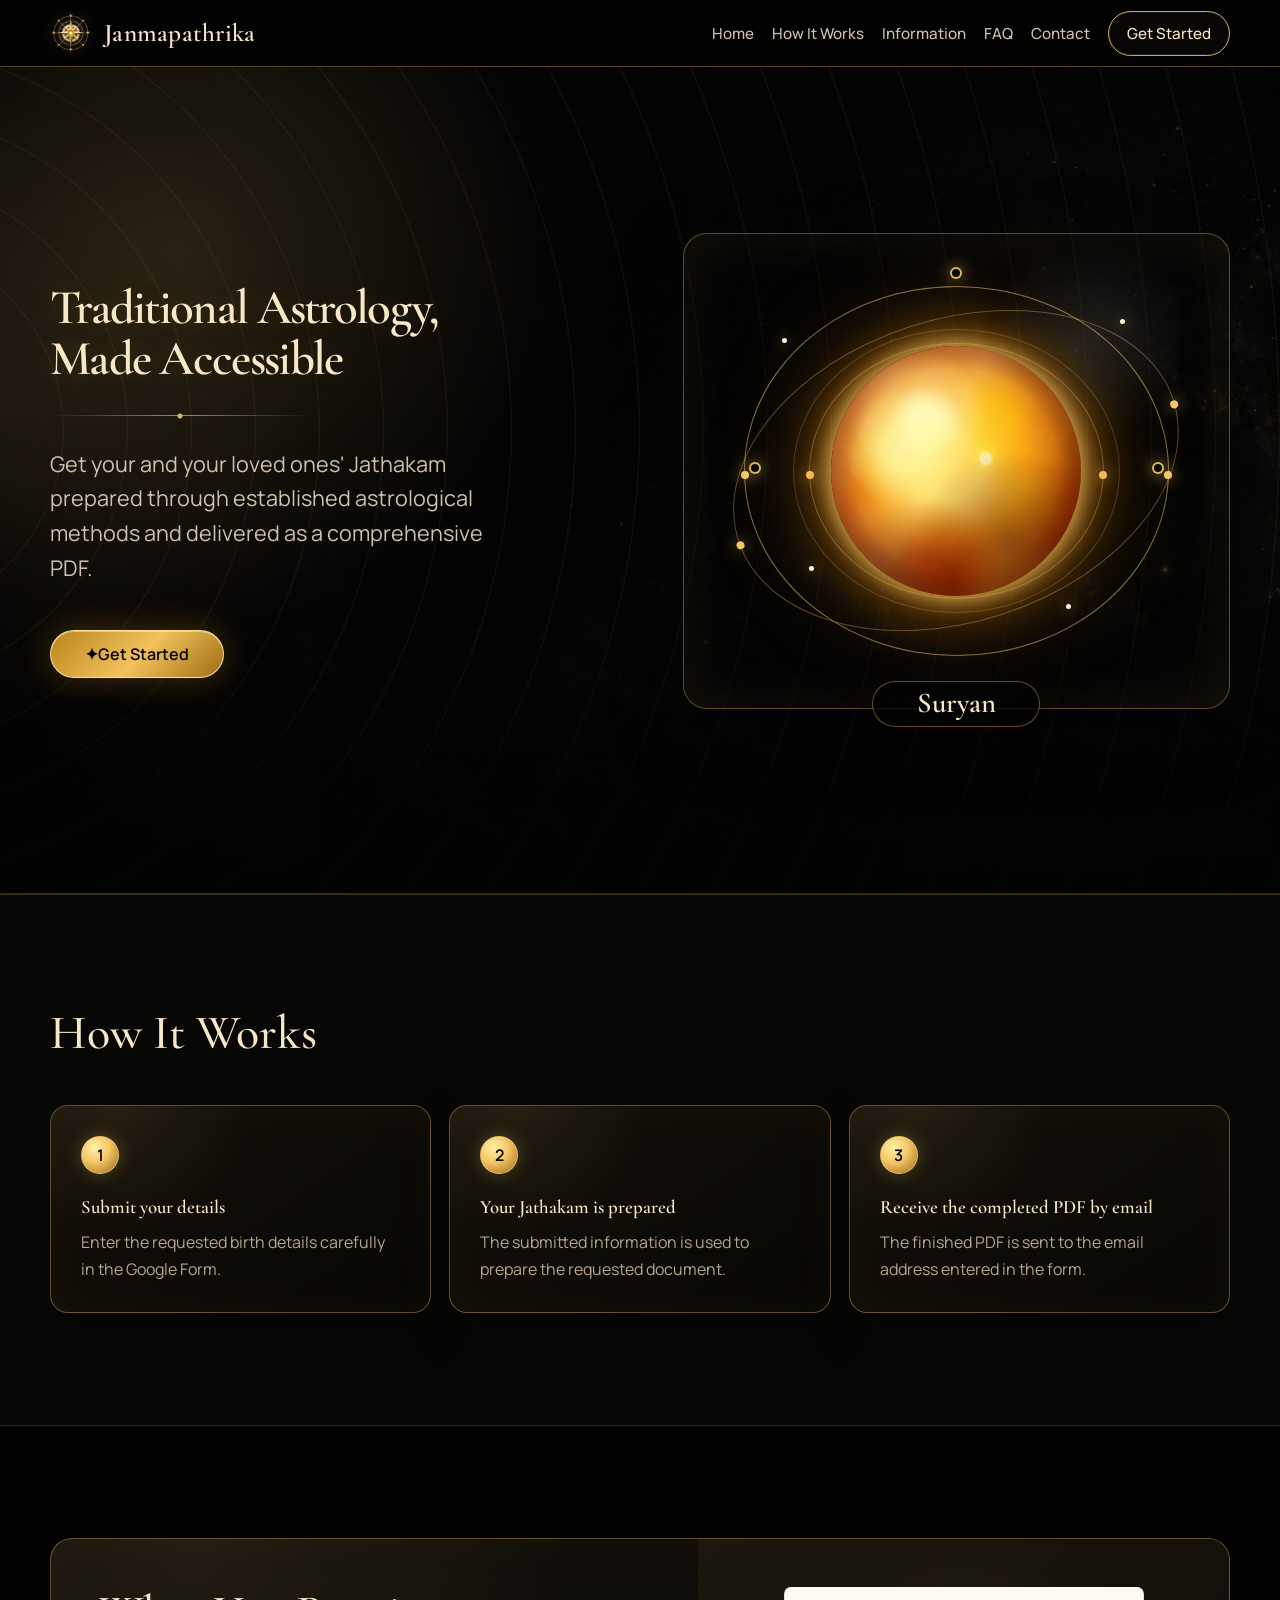
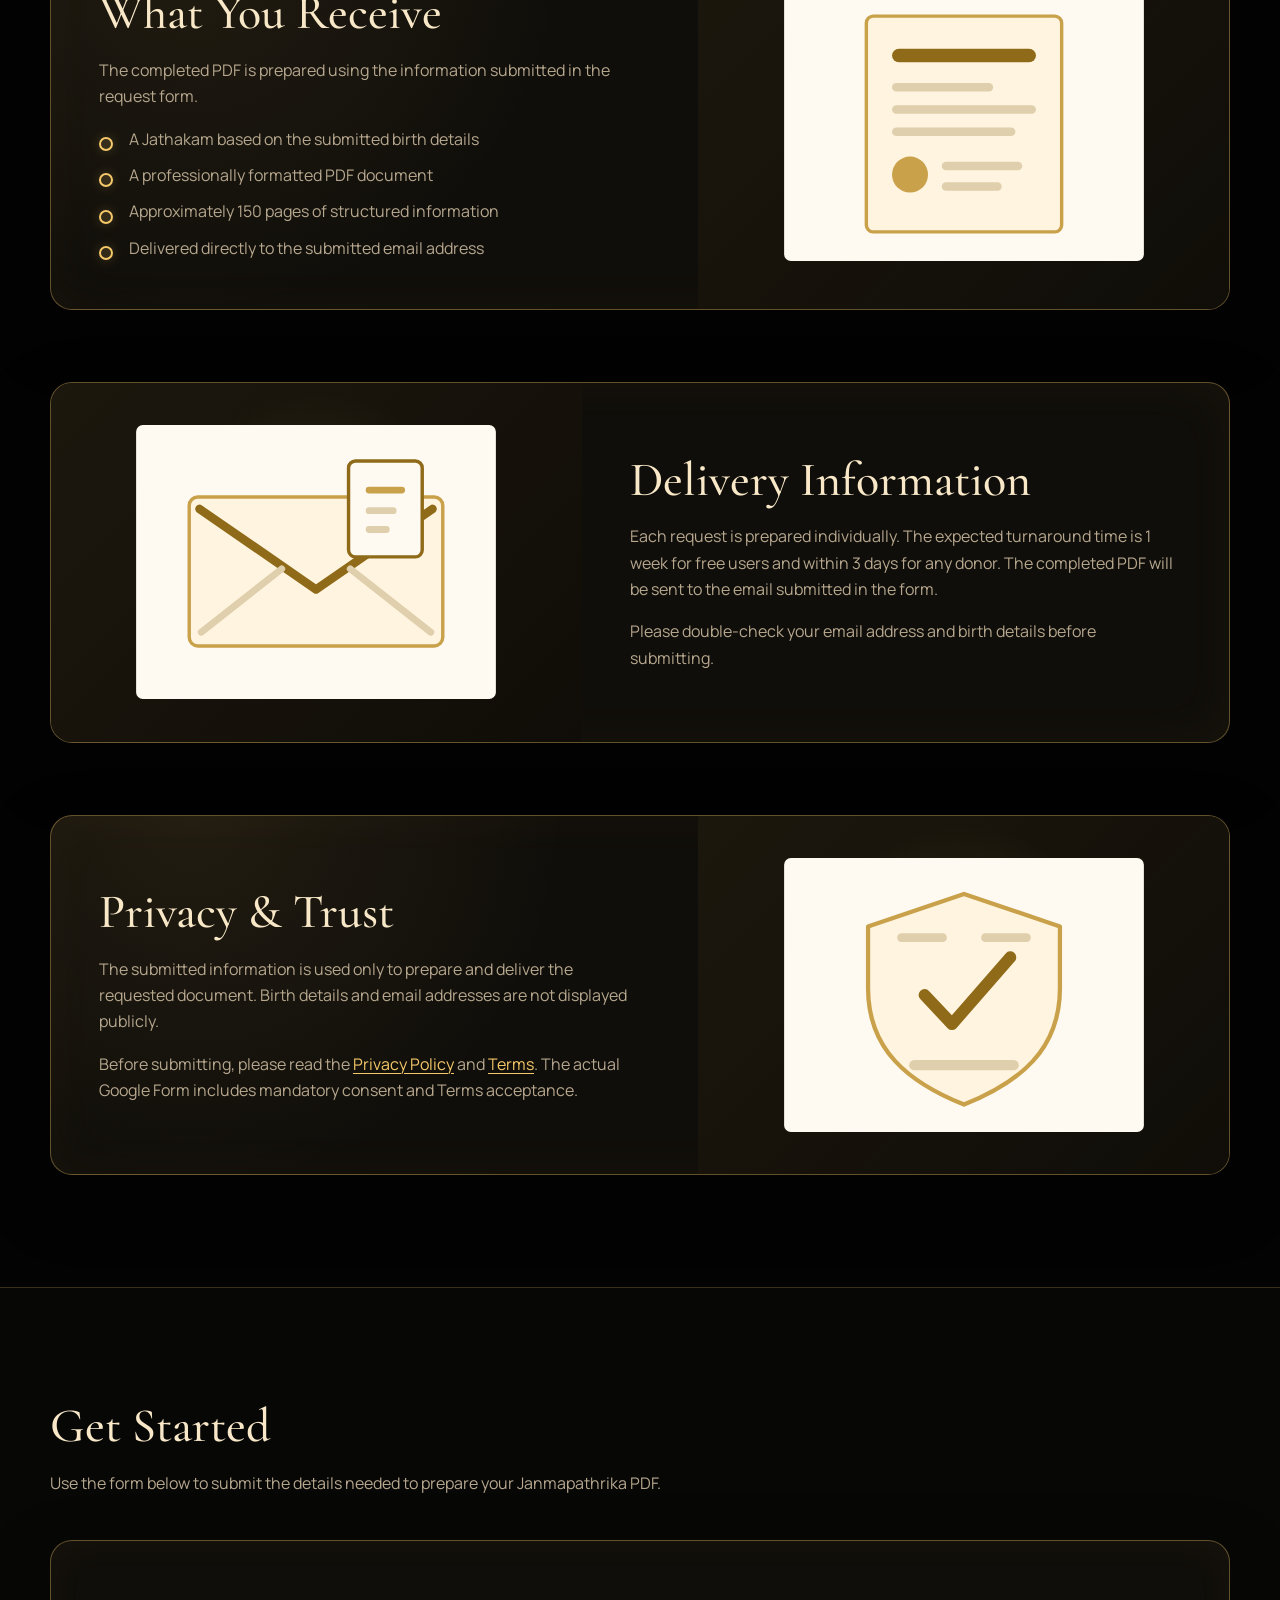
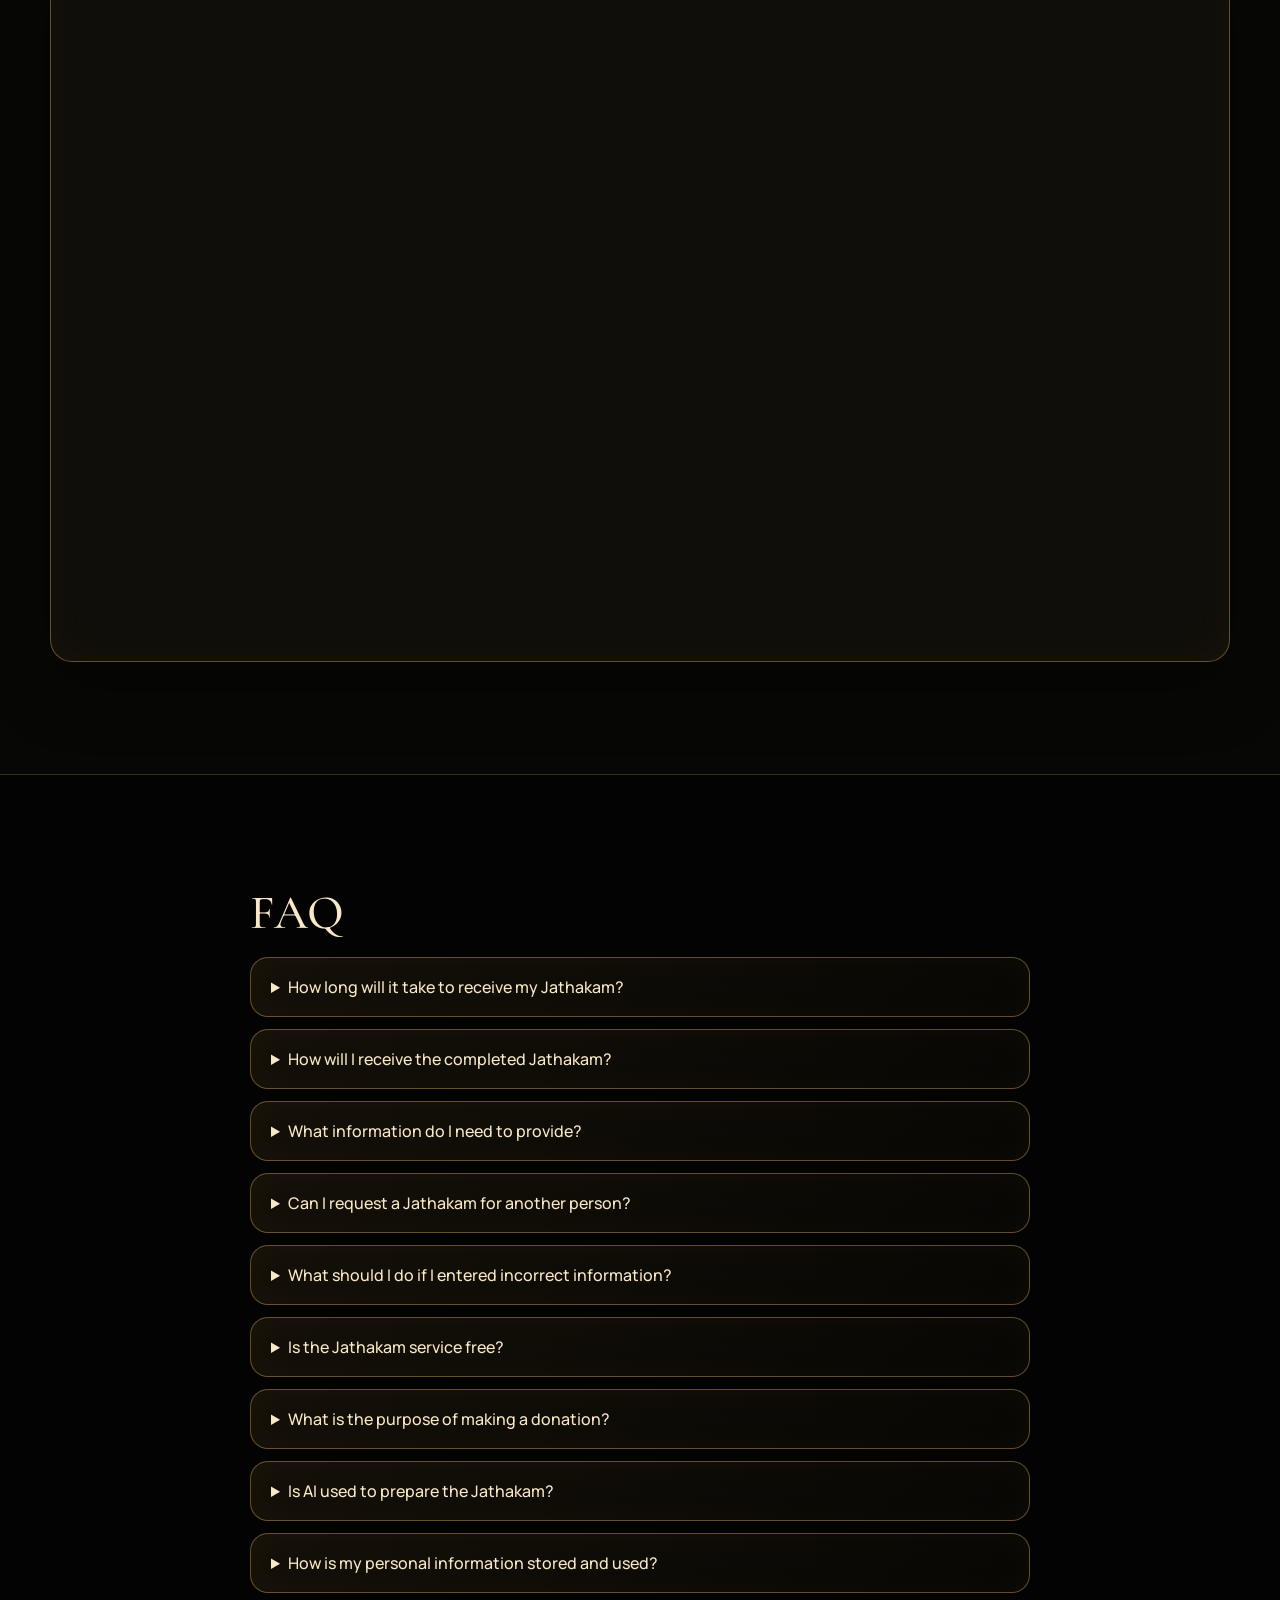
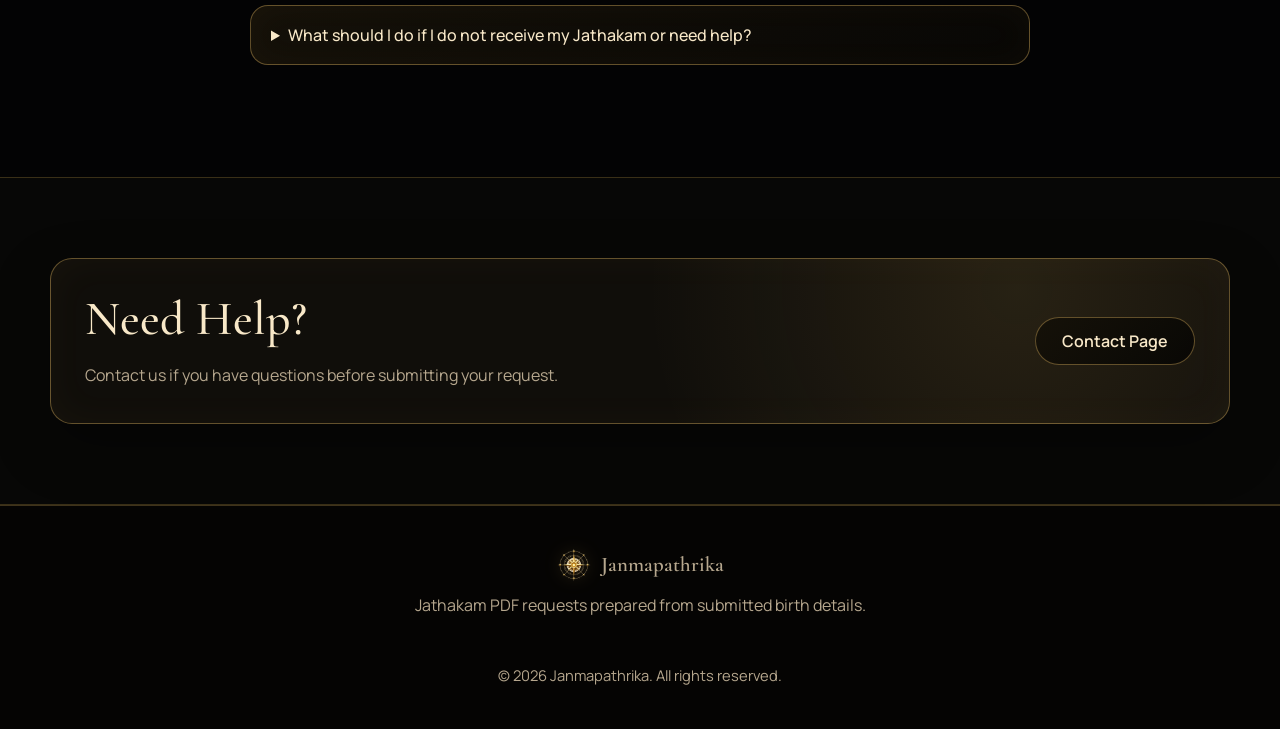
<file: index.html>
<!DOCTYPE html>
<html lang="en">
<head>
  <meta charset="UTF-8">
  <meta name="viewport" content="width=device-width, initial-scale=1.0">
  <title>Janmapathrika | Jathakam PDF</title>
  <meta name="description" content="Submit birth details and receive a Janmapathrika Jathakam PDF by email.">
  <link rel="canonical" href="https://janmapathrika-admin.github.io/janmapathrika/">
  <meta property="og:title" content="Janmapathrika | Jathakam PDF">
  <meta property="og:description" content="Submit birth details and receive a professionally formatted Jathakam PDF by email.">
  <meta property="og:image" content="https://janmapathrika-admin.github.io/janmapathrika/assets/social-preview.png">
  <meta name="theme-color" content="#fbf4e8">
  <link rel="icon" href="assets/favicon.svg" type="image/svg+xml">
  <link rel="stylesheet" href="styles.css?v=brand-size-1">
  <script src="script.js?v=brand-size-1" defer></script>
</head>
<body>
  <header class="site-header">
    <div class="container site-header__inner">
      <a class="brand" href="#home" aria-label="Janmapathrika home">
        <picture class="brand__logo">
          <source media="(min-width: 1024px)" srcset="assets/images/logo-large.webp">
          <source media="(min-width: 560px)" srcset="assets/images/logo-medium.webp">
          <img class="brand__mark" src="assets/images/logo-small.webp" alt="">
        </picture>
        <span class="brand__name">Janmapathrika</span>
      </a>
      <nav class="site-nav" aria-label="Primary navigation">
        <button class="nav-toggle" type="button" aria-expanded="false" aria-controls="primary-menu" aria-label="Open navigation" hidden>
          <span class="nav-toggle__bar"></span>
          <span class="nav-toggle__bar"></span>
          <span class="nav-toggle__bar"></span>
        </button>
        <ul class="nav-list" id="primary-menu">
          <li><a href="#home">Home</a></li>
          <li><a href="#how-it-works">How It Works</a></li>
          <li><a href="#information">Information</a></li>
          <li><a href="#faq">FAQ</a></li>
          <li><a href="#contact">Contact</a></li>
          <li><a class="nav-list__cta" href="#get-started">Get Started</a></li>
        </ul>
      </nav>
    </div>
  </header>

  <main id="home">
    <section class="hero section" aria-labelledby="hero-title">
      <div class="container hero__content">
        <div class="hero__copy">
          <h1 id="hero-title"><span>Traditional Astrology,</span><span>Made Accessible</span></h1>
          <span class="hero__divider" aria-hidden="true"></span>
          <p>Get your and your loved ones' Jathakam prepared through established astrological methods and delivered as a comprehensive PDF.</p>
          <a class="button button--hero" href="#get-started"><span aria-hidden="true">✦</span> Get Started</a>
        </div>
        <div class="hero__media">
          <div class="hero__visual" aria-hidden="true">
            <div class="celestial-card">
              <div class="orbit orbit--outer"></div>
              <div class="orbit orbit--middle"></div>
              <div class="orbit orbit--inner"></div>
              <div class="orbit orbit--tilt"></div>
              <div class="orbit-node orbit-node--top"></div>
              <div class="orbit-node orbit-node--left"></div>
              <div class="orbit-node orbit-node--right"></div>
              <div class="sun">
                <span class="sun__surface"></span>
              </div>
              <span class="star star--one"></span>
              <span class="star star--two"></span>
              <span class="star star--three"></span>
              <span class="star star--four"></span>
            </div>
            <p class="hero__planet-name">Suryan</p>
          </div>
        </div>
      </div>
    </section>

    <section class="section section--soft" id="how-it-works" aria-labelledby="how-title">
      <div class="container">
        <div class="section__header">
          <h2 id="how-title">How It Works</h2>
        </div>
        <div class="steps-grid">
          <article class="card step-card">
            <span class="step-card__number">1</span>
            <h3>Submit your details</h3>
            <p>Enter the requested birth details carefully in the Google Form.</p>
          </article>
          <article class="card step-card">
            <span class="step-card__number">2</span>
            <h3>Your Jathakam is prepared</h3>
            <p>The submitted information is used to prepare the requested document.</p>
          </article>
          <article class="card step-card">
            <span class="step-card__number">3</span>
            <h3>Receive the completed PDF by email</h3>
            <p>The finished PDF is sent to the email address entered in the form.</p>
          </article>
        </div>
      </div>
    </section>

    <section class="section information-section" id="information" aria-label="Request information">
      <div class="container">
        <div class="info-stack">
          <article class="info-row" id="what-you-receive" aria-labelledby="receive-title">
            <div class="info-row__content">
              <h2 id="receive-title">What You Receive</h2>
              <p>The completed PDF is prepared using the information submitted in the request form.</p>
              <ul class="feature-list">
                <li>A Jathakam based on the submitted birth details</li>
                <li>A professionally formatted PDF document</li>
                <li>Approximately 150 pages of structured information</li>
                <li>Delivered directly to the submitted email address</li>
              </ul>
            </div>
            <div class="info-row__image">
              <img src="assets/info-receive-placeholder.svg" alt="Decorative placeholder for the completed PDF document">
            </div>
          </article>

          <article class="info-row info-row--reverse" id="delivery" aria-labelledby="delivery-title">
            <div class="info-row__content">
              <h2 id="delivery-title">Delivery Information</h2>
              <p>Each request is prepared individually. The expected turnaround time is 1 week for free users and within 3 days for any donor. The completed PDF will be sent to the email submitted in the form.</p>
              <p>Please double-check your email address and birth details before submitting.</p>
            </div>
            <div class="info-row__image">
              <img src="assets/info-delivery-placeholder.svg" alt="Decorative placeholder for email PDF delivery">
            </div>
          </article>

          <article class="info-row" id="privacy-trust" aria-labelledby="trust-title">
            <div class="info-row__content">
              <h2 id="trust-title">Privacy &amp; Trust</h2>
              <p>The submitted information is used only to prepare and deliver the requested document. Birth details and email addresses are not displayed publicly.</p>
              <p>Before submitting, please read the <a href="privacy.html">Privacy Policy</a> and <a href="terms.html">Terms</a>. The actual Google Form includes mandatory consent and Terms acceptance.</p>
            </div>
            <div class="info-row__image">
              <img src="assets/info-trust-placeholder.svg" alt="Decorative placeholder for privacy and trust">
            </div>
          </article>
        </div>
      </div>
    </section>

    <section class="section section--soft" id="get-started" aria-labelledby="form-title">
      <div class="container">
        <div class="section__header">
          <h2 id="form-title">Get Started</h2>
          <p>Use the form below to submit the details needed to prepare your Janmapathrika PDF.</p>
        </div>
        <div class="form-frame">
          <iframe src="https://docs.google.com/forms/d/e/1FAIpQLSe32CUSxTKba-AeNKogcLCoHS7TjmKV1UK9F7KSbIQhHhz9Wg/viewform?embedded=true" title="Janmapathrika request form" loading="lazy">Loading...</iframe>
        </div>
      </div>
    </section>

    <section class="section" id="faq" aria-labelledby="faq-title">
      <div class="container narrow">
        <h2 id="faq-title">FAQ</h2>
        <div class="faq-list">
          <details>
            <summary>How long will it take to receive my Jathakam?</summary>
            <p>We aim to deliver the completed Jathakam within 7 working days. Requests from donors are prioritised, and we aim to deliver them within 3 working days.</p>
            <p>These timeframes are estimates rather than guaranteed delivery dates. Occasionally, high request volumes or the need to clarify submitted information may cause delays.</p>
          </details>
          <details>
            <summary>How will I receive the completed Jathakam?</summary>
            <p>Your completed Jathakam will be sent as a PDF attachment to the email address provided in the form.</p>
            <p>Please check that your email address is entered correctly before submitting the form. We also recommend checking your spam or junk folder if you do not see the email in your inbox.</p>
          </details>
          <details>
            <summary>What information do I need to provide?</summary>
            <p>To prepare the Jathakam, we require the following details about the person for whom it is being created:</p>
            <ul>
              <li>Full name</li>
              <li>Date of birth</li>
              <li>Exact time of birth</li>
              <li>Place of birth</li>
            </ul>
            <p>We will also require the requester's name, email address, and consent to use the submitted information for preparing and delivering the Jathakam.</p>
          </details>
          <details>
            <summary>Can I request a Jathakam for another person?</summary>
            <p>Yes, provided you have that person's consent to share their information and request a Jathakam on their behalf.</p>
            <p>Users requesting the service may submit up to five Jathakam requests. This limit helps us prevent misuse and ensure that the free service remains available to genuine users. Donors may submit an unlimited number of requests.</p>
          </details>
          <details>
            <summary>What should I do if I entered incorrect information?</summary>
            <p>Please contact us through the form on our Contact page within 24 hours of submitting your request.</p>
            <p>Clearly mention the incorrect information, the correct details, and enough information for us to identify your original submission.</p>
          </details>
          <details>
            <summary>Is the Jathakam service free?</summary>
            <p>Yes. The Jathakam service is available free of charge.</p>
            <p>We also accept donations from users who wish to support the service. All donations are optional and non-refundable.</p>
          </details>
          <details>
            <summary>What is the purpose of making a donation?</summary>
            <p>Donations help us maintain and continue providing the service.</p>
            <p>Requests from donors are given priority, with an estimated delivery time of 3 working days. Donors also receive priority support for questions or issues and may submit an unlimited number of Jathakam requests.</p>
            <p>Please note that delivery times remain estimates and are not guaranteed.</p>
          </details>
          <details>
            <summary>Is AI used to prepare the Jathakam?</summary>
            <p>No. Artificial intelligence is not used to calculate, write, interpret, or generate any part of the Jathakam.</p>
            <p>We believe that preserving the traditional process is important to respecting the sanctity of astrology and the beliefs associated with it.</p>
          </details>
          <details>
            <summary>How is my personal information stored and used?</summary>
            <p>The information you provide is used only to prepare and deliver the requested Jathakam, communicate with you about your request, and help prevent misuse of the service.</p>
            <p>We will not use your information to send spam or unrelated marketing communications. Please read our <a href="privacy.html">Privacy Policy</a> for complete information about how your data is handled and deleted.</p>
          </details>
          <details>
            <summary>What should I do if I do not receive my Jathakam or need help?</summary>
            <p>Please contact us using the form on our Contact page.</p>
            <p>Select the most accurate reason for contacting us and provide enough information for us to understand the issue and identify the relevant submission. Before contacting us about a missing delivery, please also check your spam, junk, and promotions folders.</p>
          </details>
        </div>
      </div>
    </section>

    <section class="section section--compact section--soft" id="contact" aria-labelledby="contact-title">
      <div class="container contact-panel">
        <div>
          <h2 id="contact-title">Need Help?</h2>
          <p>Contact us if you have questions before submitting your request.</p>
        </div>
        <a class="button button--secondary" href="contact.html">Contact Page</a>
      </div>
    </section>
  </main>

  <footer class="site-footer">
    <div class="container site-footer__grid">
      <div>
        <div class="site-footer__brand">
          <picture class="site-footer__logo">
            <source media="(min-width: 1024px)" srcset="assets/images/logo-large.webp">
            <source media="(min-width: 560px)" srcset="assets/images/logo-medium.webp">
            <img src="assets/images/logo-small.webp" alt="">
          </picture>
          <p class="site-footer__name">Janmapathrika</p>
        </div>
        <p>Jathakam PDF requests prepared from submitted birth details.</p>
      </div>
      <p class="copyright">&copy; <span data-current-year>2026</span> Janmapathrika. All rights reserved.</p>
    </div>
  </footer>
</body>
</html>
</file>
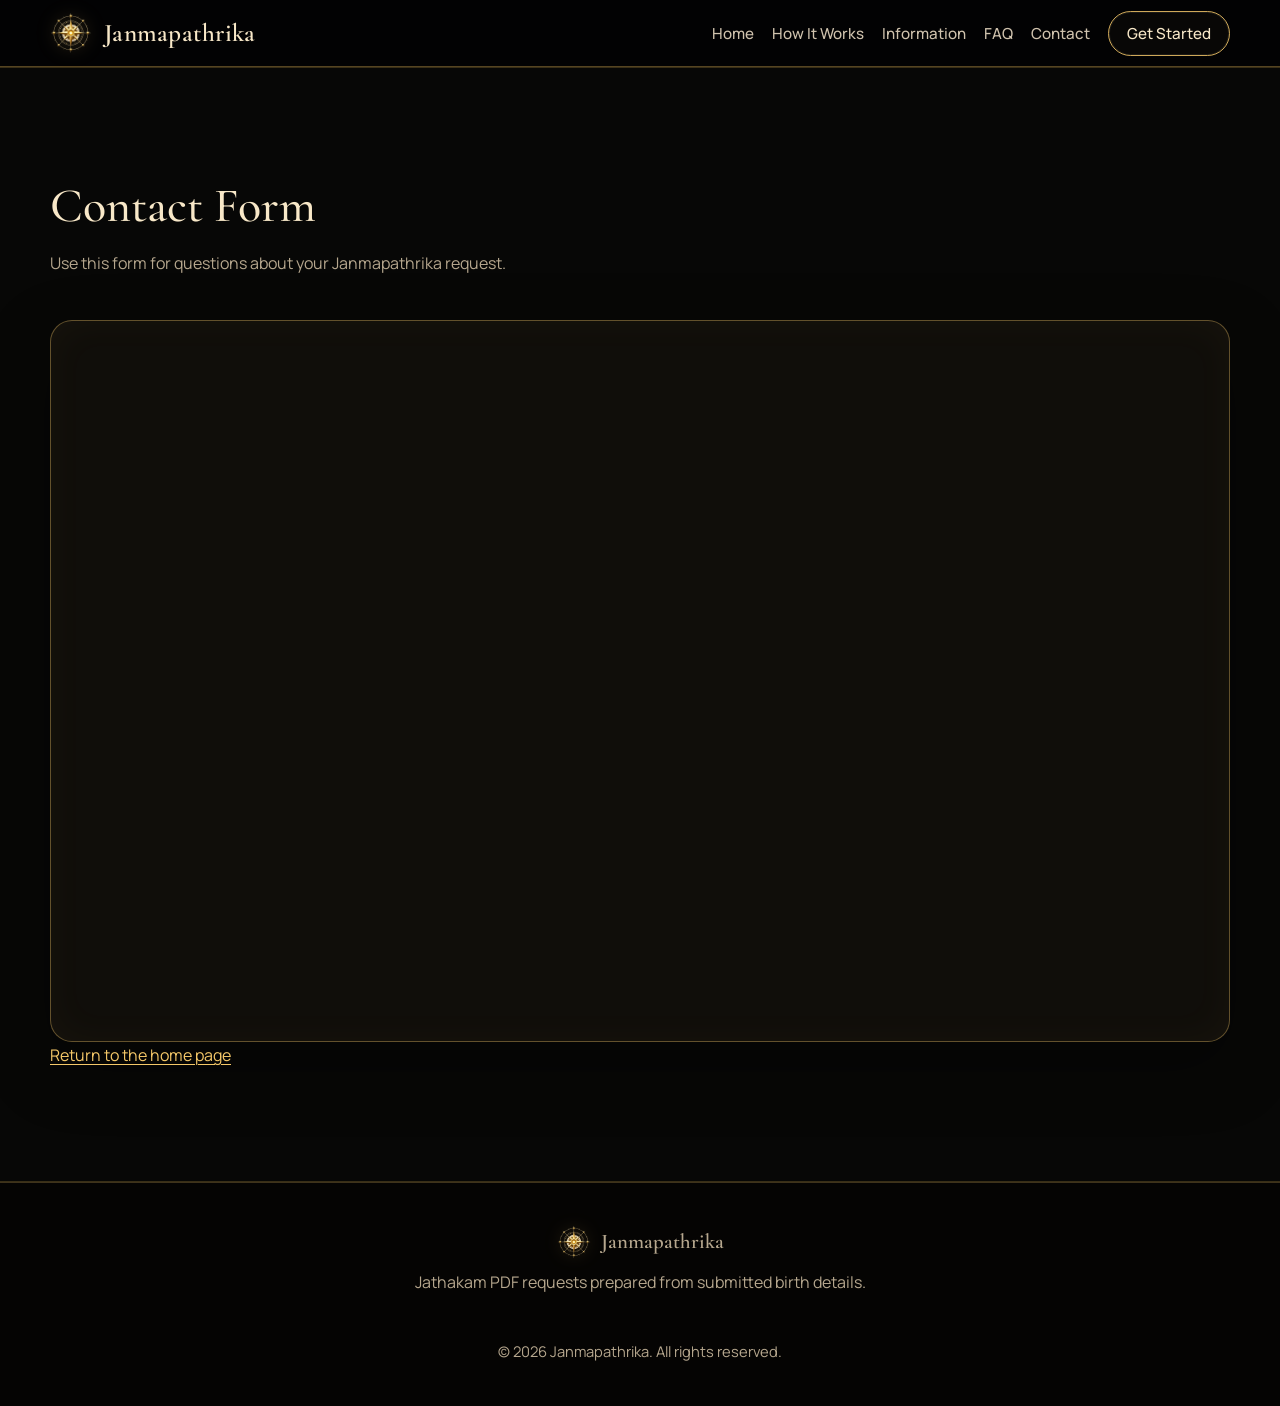
<file: contact.html>
<!DOCTYPE html>
<html lang="en">
<head>
  <meta charset="UTF-8">
  <meta name="viewport" content="width=device-width, initial-scale=1.0">
  <title>Contact | Janmapathrika</title>
  <meta name="description" content="Contact us through the public Google contact form.">
  <link rel="canonical" href="https://janmapathrika-admin.github.io/janmapathrika/contact.html">
  <meta property="og:title" content="Contact | Janmapathrika">
  <meta property="og:description" content="Contact us with questions about Jathakam PDF requests.">
  <meta property="og:image" content="https://janmapathrika-admin.github.io/janmapathrika/assets/social-preview.png">
  <meta name="theme-color" content="#fbf4e8">
  <link rel="icon" href="assets/favicon.svg" type="image/svg+xml">
  <link rel="stylesheet" href="styles.css?v=brand-size-1">
  <script src="script.js?v=brand-size-1" defer></script>
</head>
<body>
  <header class="site-header">
    <div class="container site-header__inner">
      <a class="brand" href="index.html" aria-label="Janmapathrika home">
        <picture class="brand__logo">
          <source media="(min-width: 1024px)" srcset="assets/images/logo-large.webp">
          <source media="(min-width: 560px)" srcset="assets/images/logo-medium.webp">
          <img class="brand__mark" src="assets/images/logo-small.webp" alt="">
        </picture>
        <span class="brand__name">Janmapathrika</span>
      </a>
      <nav class="site-nav" aria-label="Primary navigation">
        <button class="nav-toggle" type="button" aria-expanded="false" aria-controls="primary-menu" aria-label="Open navigation" hidden>
          <span class="nav-toggle__bar"></span>
          <span class="nav-toggle__bar"></span>
          <span class="nav-toggle__bar"></span>
        </button>
        <ul class="nav-list" id="primary-menu">
          <li><a href="index.html">Home</a></li>
          <li><a href="index.html#how-it-works">How It Works</a></li>
          <li><a href="index.html#information">Information</a></li>
          <li><a href="index.html#faq">FAQ</a></li>
          <li><a href="contact.html">Contact</a></li>
          <li><a class="nav-list__cta" href="index.html#get-started">Get Started</a></li>
        </ul>
      </nav>
    </div>
  </header>

  <main>
    <section class="section section--soft" aria-labelledby="contact-form-title">
      <div class="container">
        <div class="section__header">
          <h2 id="contact-form-title">Contact Form</h2>
          <p>Use this form for questions about your Janmapathrika request.</p>
        </div>
        <div class="form-frame">
          <iframe src="https://docs.google.com/forms/d/e/1FAIpQLScyejdN6sJvOE3LLJZjfsUW-mpk0yj7Adk0o0wQpZk7F5tPeQ/viewform?embedded=true" title="Janmapathrika contact form" loading="lazy">Loading...</iframe>
        </div>
        <p><a href="index.html">Return to the home page</a></p>
      </div>
    </section>
  </main>

  <footer class="site-footer">
    <div class="container site-footer__grid">
      <div>
        <div class="site-footer__brand">
          <picture class="site-footer__logo">
            <source media="(min-width: 1024px)" srcset="assets/images/logo-large.webp">
            <source media="(min-width: 560px)" srcset="assets/images/logo-medium.webp">
            <img src="assets/images/logo-small.webp" alt="">
          </picture>
          <p class="site-footer__name">Janmapathrika</p>
        </div>
        <p>Jathakam PDF requests prepared from submitted birth details.</p>
      </div>
      <p class="copyright">&copy; <span data-current-year>2026</span> Janmapathrika. All rights reserved.</p>
    </div>
  </footer>
</body>
</html>
</file>
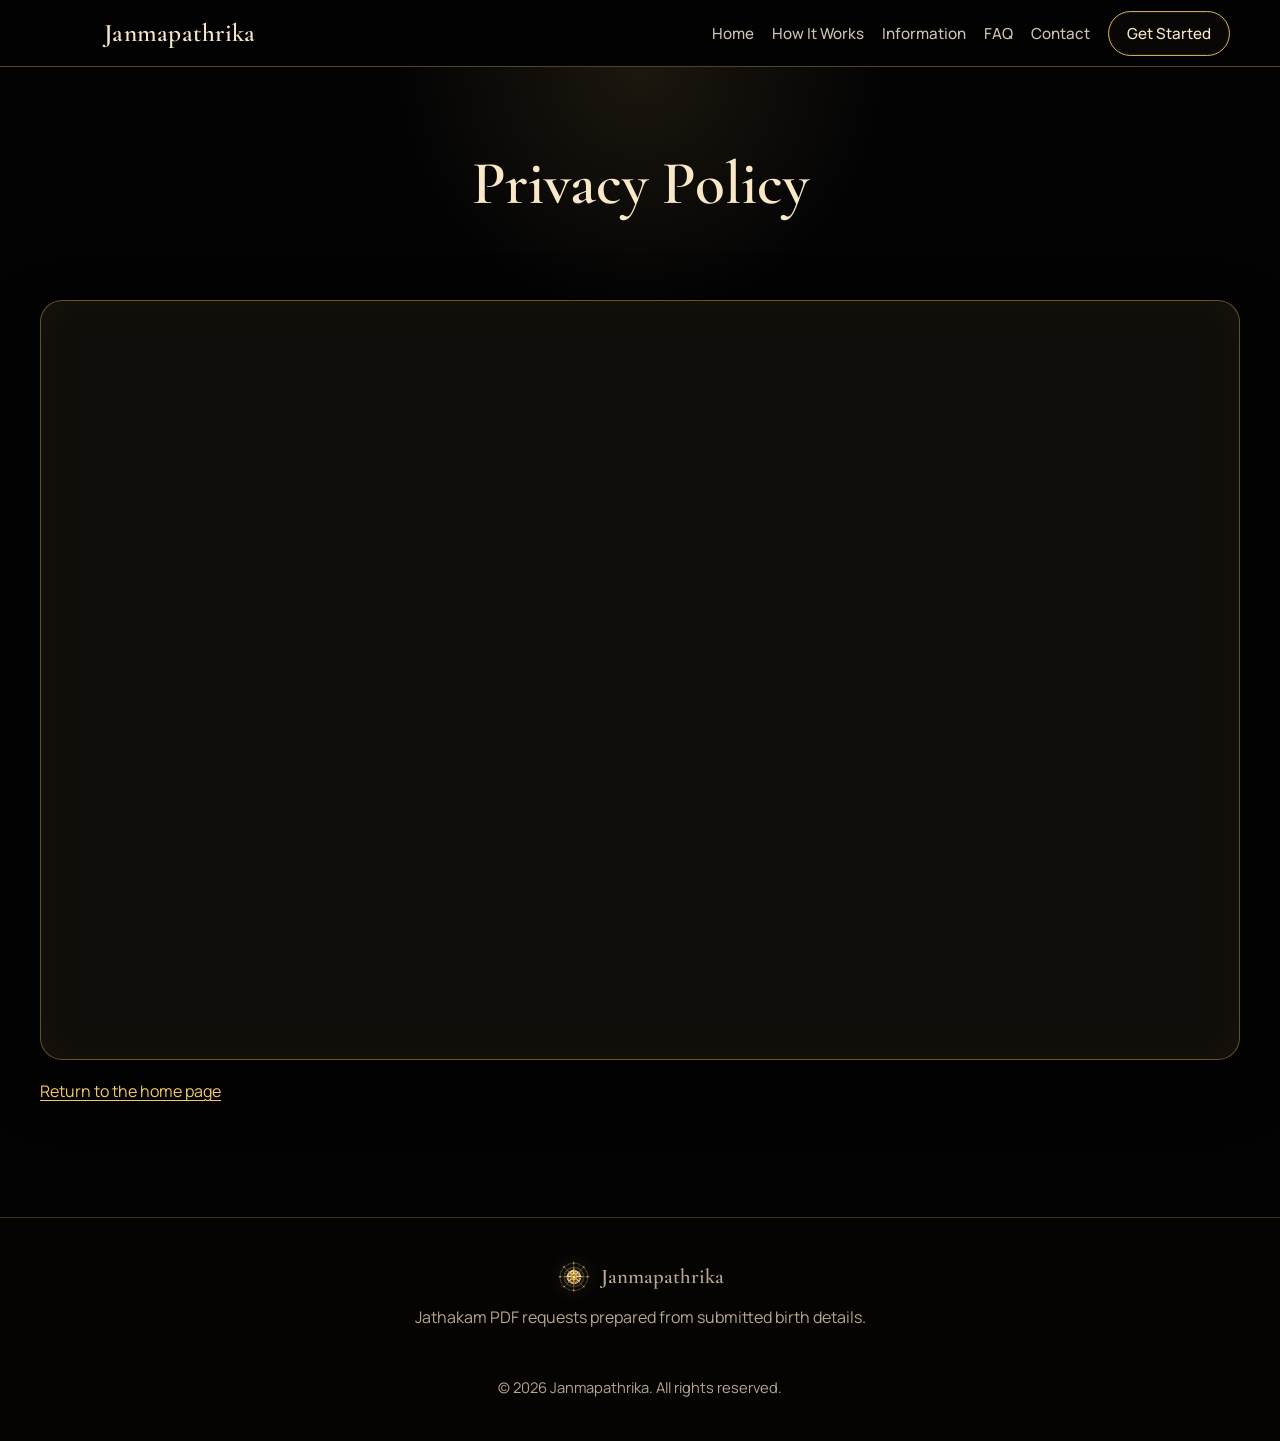
<file: privacy.html>
<!DOCTYPE html>
<html lang="en">
<head>
  <meta charset="UTF-8">
  <meta name="viewport" content="width=device-width, initial-scale=1.0">
  <title>Privacy Policy | Janmapathrika</title>
  <meta name="description" content="Privacy policy for Janmapathrika, including how submitted details are used to prepare and deliver requested PDF documents.">
  <link rel="canonical" href="https://janmapathrika-admin.github.io/janmapathrika/privacy.html">
  <meta property="og:title" content="Privacy Policy | Janmapathrika">
  <meta property="og:description" content="Privacy information for Janmapathrika form submissions and PDF delivery.">
  <meta property="og:image" content="https://janmapathrika-admin.github.io/janmapathrika/assets/social-preview.png">
  <meta name="theme-color" content="#fbf4e8">
  <link rel="icon" href="assets/favicon.svg" type="image/svg+xml">
  <link rel="stylesheet" href="styles.css?v=brand-size-1">
  <script src="script.js?v=brand-size-1" defer></script>
</head>
<body>
  <header class="site-header">
    <div class="container site-header__inner">
      <a class="brand" href="index.html" aria-label="Janmapathrika home">
        <picture class="brand__logo">
          <source media="(min-width: 1024px)" srcset="assets/images/logo-large.webp">
          <source media="(min-width: 560px)" srcset="assets/images/logo-medium.webp">
          <img class="brand__mark" src="assets/images/logo-small.webp" alt="">
        </picture>
        <span class="brand__name">Janmapathrika</span>
      </a>
      <nav class="site-nav" aria-label="Primary navigation">
        <button class="nav-toggle" type="button" aria-expanded="false" aria-controls="primary-menu" aria-label="Open navigation" hidden>
          <span class="nav-toggle__bar"></span>
          <span class="nav-toggle__bar"></span>
          <span class="nav-toggle__bar"></span>
        </button>
        <ul class="nav-list" id="primary-menu">
          <li><a href="index.html">Home</a></li>
          <li><a href="index.html#how-it-works">How It Works</a></li>
          <li><a href="index.html#information">Information</a></li>
          <li><a href="index.html#faq">FAQ</a></li>
          <li><a href="contact.html">Contact</a></li>
          <li><a class="nav-list__cta" href="index.html#get-started">Get Started</a></li>
        </ul>
      </nav>
    </div>
  </header>

  <main>
    <section class="page-hero page-hero--center">
      <div class="container">
        <h1>Privacy Policy</h1>
      </div>
    </section>

    <div class="container legal-embed">
      <iframe src="https://docs.google.com/document/d/e/2PACX-1vSgA1R9PQsJ3iOhlWpt1334GVbVlG96TCn48qRk0jv75fuSLeeHwl-PatpFKnGhhoQCyE_ms4u-cEJ1/pub?embedded=true" title="Janmapathrika Privacy Policy" loading="lazy"></iframe>
      <p><a href="index.html">Return to the home page</a></p>
    </div>
  </main>

  <footer class="site-footer">
    <div class="container site-footer__grid">
      <div>
        <div class="site-footer__brand">
          <picture class="site-footer__logo">
            <source media="(min-width: 1024px)" srcset="assets/images/logo-large.webp">
            <source media="(min-width: 560px)" srcset="assets/images/logo-medium.webp">
            <img src="assets/images/logo-small.webp" alt="">
          </picture>
          <p class="site-footer__name">Janmapathrika</p>
        </div>
        <p>Jathakam PDF requests prepared from submitted birth details.</p>
      </div>
      <p class="copyright">&copy; <span data-current-year>2026</span> Janmapathrika. All rights reserved.</p>
    </div>
  </footer>
</body>
</html>
</file>
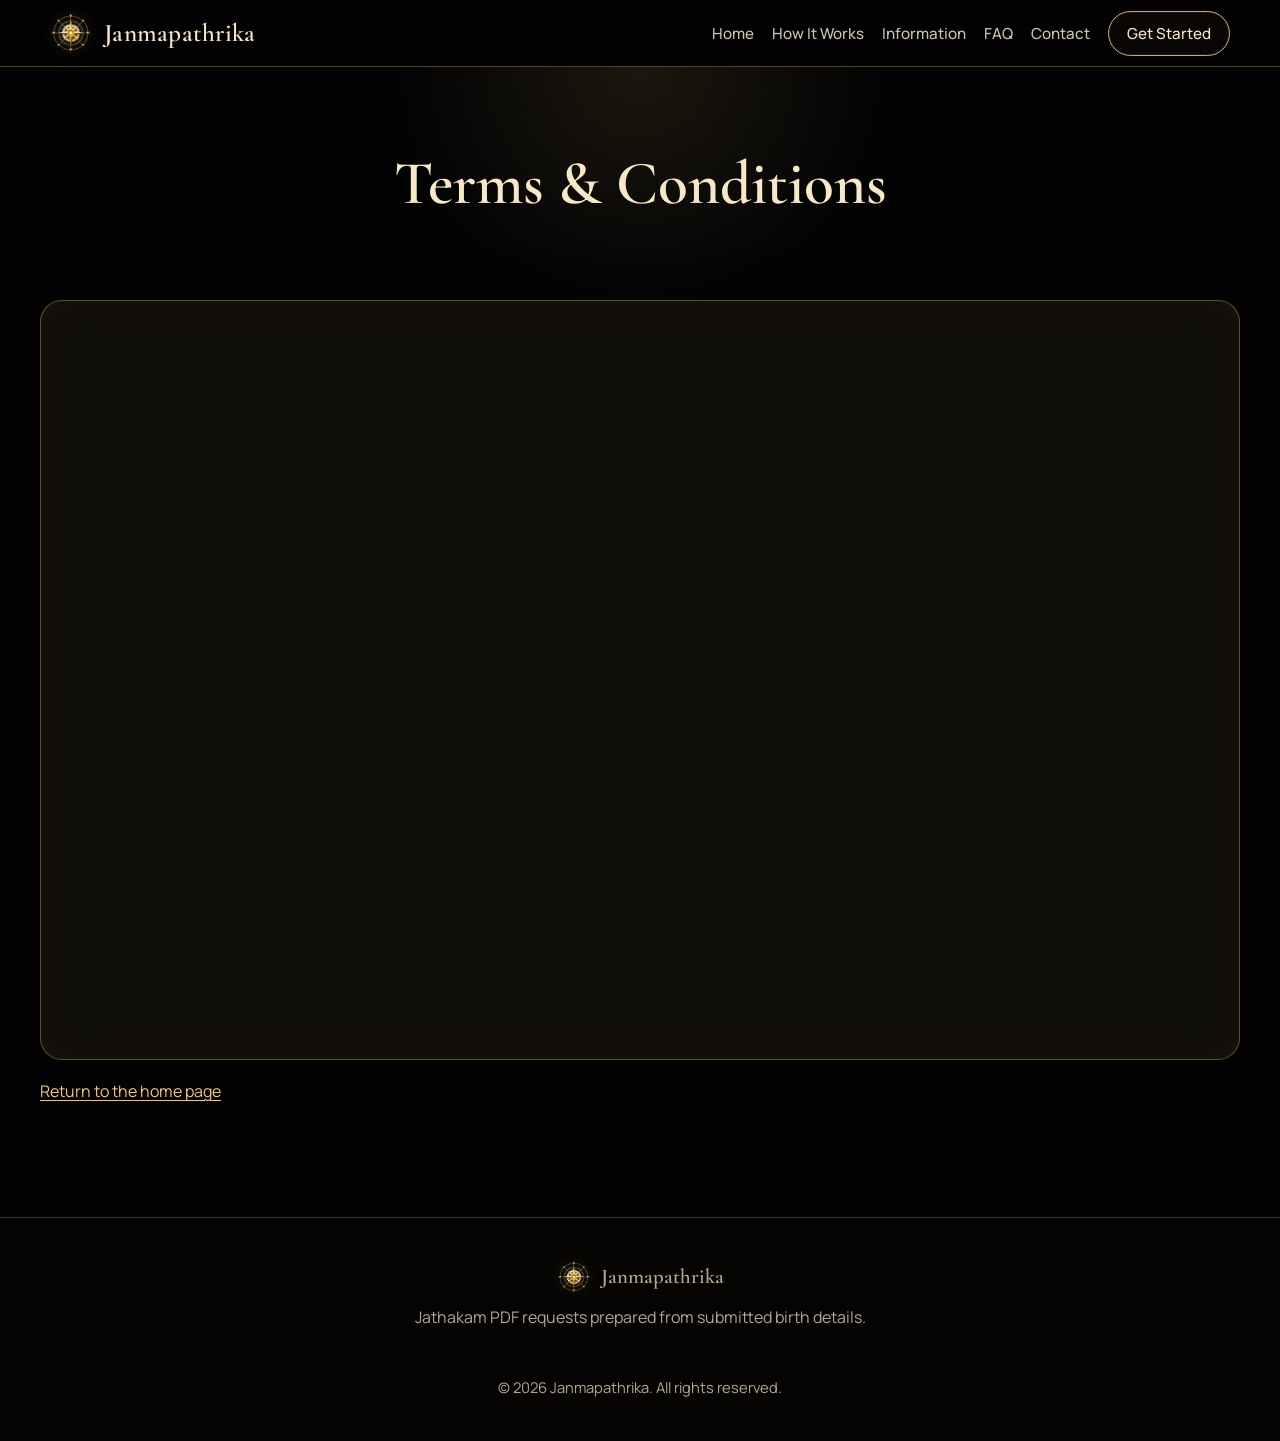
<file: terms.html>
<!DOCTYPE html>
<html lang="en">
<head>
  <meta charset="UTF-8">
  <meta name="viewport" content="width=device-width, initial-scale=1.0">
  <title>Terms | Janmapathrika</title>
  <meta name="description" content="Terms for Janmapathrika Jathakam PDF requests, including delivery, user responsibility, and service details.">
  <link rel="canonical" href="https://janmapathrika-admin.github.io/janmapathrika/terms.html">
  <meta property="og:title" content="Terms | Janmapathrika">
  <meta property="og:description" content="Terms for Janmapathrika PDF requests and delivery.">
  <meta property="og:image" content="https://janmapathrika-admin.github.io/janmapathrika/assets/social-preview.png">
  <meta name="theme-color" content="#fbf4e8">
  <link rel="icon" href="assets/favicon.svg" type="image/svg+xml">
  <link rel="stylesheet" href="styles.css?v=brand-size-1">
  <script src="script.js?v=brand-size-1" defer></script>
</head>
<body>
  <header class="site-header">
    <div class="container site-header__inner">
      <a class="brand" href="index.html" aria-label="Janmapathrika home">
        <picture class="brand__logo">
          <source media="(min-width: 1024px)" srcset="assets/images/logo-large.webp">
          <source media="(min-width: 560px)" srcset="assets/images/logo-medium.webp">
          <img class="brand__mark" src="assets/images/logo-small.webp" alt="">
        </picture>
        <span class="brand__name">Janmapathrika</span>
      </a>
      <nav class="site-nav" aria-label="Primary navigation">
        <button class="nav-toggle" type="button" aria-expanded="false" aria-controls="primary-menu" aria-label="Open navigation" hidden>
          <span class="nav-toggle__bar"></span>
          <span class="nav-toggle__bar"></span>
          <span class="nav-toggle__bar"></span>
        </button>
        <ul class="nav-list" id="primary-menu">
          <li><a href="index.html">Home</a></li>
          <li><a href="index.html#how-it-works">How It Works</a></li>
          <li><a href="index.html#information">Information</a></li>
          <li><a href="index.html#faq">FAQ</a></li>
          <li><a href="contact.html">Contact</a></li>
          <li><a class="nav-list__cta" href="index.html#get-started">Get Started</a></li>
        </ul>
      </nav>
    </div>
  </header>

  <main>
    <section class="page-hero page-hero--center">
      <div class="container">
        <h1>Terms &amp; Conditions</h1>
      </div>
    </section>

    <div class="container legal-embed">
      <iframe src="https://docs.google.com/document/d/e/2PACX-1vSqhKHEqkVjEeSk0gPH-qpfzF1pNgoa5NYXlCfL1tQ_nqimBGwiRmh-XRpFsy1N2XBBtrZEXJGNjv_C/pub?embedded=true" title="Janmapathrika Terms" loading="lazy"></iframe>
      <p><a href="index.html">Return to the home page</a></p>
    </div>
  </main>

  <footer class="site-footer">
    <div class="container site-footer__grid">
      <div>
        <div class="site-footer__brand">
          <picture class="site-footer__logo">
            <source media="(min-width: 1024px)" srcset="assets/images/logo-large.webp">
            <source media="(min-width: 560px)" srcset="assets/images/logo-medium.webp">
            <img src="assets/images/logo-small.webp" alt="">
          </picture>
          <p class="site-footer__name">Janmapathrika</p>
        </div>
        <p>Jathakam PDF requests prepared from submitted birth details.</p>
      </div>
      <p class="copyright">&copy; <span data-current-year>2026</span> Janmapathrika. All rights reserved.</p>
    </div>
  </footer>
</body>
</html>
</file>
<file: styles.css>
@font-face {
  font-family: "Cormorant Garamond";
  src: url("assets/fonts/cormorant-garamond-500.woff2") format("woff2");
  font-style: normal;
  font-weight: 500;
  font-display: swap;
}

@font-face {
  font-family: "Cormorant Garamond";
  src: url("assets/fonts/cormorant-garamond-600.woff2") format("woff2");
  font-style: normal;
  font-weight: 600;
  font-display: swap;
}

@font-face {
  font-family: "Manrope";
  src: url("assets/fonts/manrope-400.woff2") format("woff2");
  font-style: normal;
  font-weight: 400;
  font-display: swap;
}

@font-face {
  font-family: "Manrope";
  src: url("assets/fonts/manrope-500.woff2") format("woff2");
  font-style: normal;
  font-weight: 500;
  font-display: swap;
}

@font-face {
  font-family: "Manrope";
  src: url("assets/fonts/manrope-600.woff2") format("woff2");
  font-style: normal;
  font-weight: 600;
  font-display: swap;
}

:root {
  --font-display: "Cormorant Garamond", Georgia, "Times New Roman", serif;
  --font-body: "Manrope", Arial, Helvetica, sans-serif;
  --color-bg: #fbf4e8;
  --color-surface: #fffaf1;
  --color-surface-strong: #f5ead6;
  --color-text: #262421;
  --color-muted: #5d5549;
  --color-border: #dfcfac;
  --color-gold: #c9a14a;
  --color-gold-dark: #8f6b19;
  --color-focus: #f5c869;
  --color-cosmic-black: #030304;
  --color-cosmic-charcoal: #0a0908;
  --color-cosmic-panel: #100e0a;
  --color-cosmic-panel-soft: #151109;
  --color-cosmic-text: #e4d3b3;
  --color-cosmic-muted: #b6a78e;
  --color-cosmic-border: rgba(245, 200, 105, 0.36);
  --color-ivory: #f8e8c8;
  --color-ivory-muted: #cfc2ad;
  --color-amber: #f2a31a;
  --color-gold-bright: #f5c869;
  --shadow-soft: 0 12px 28px rgba(38, 36, 33, 0.08);
  --max-width: 1180px;
  --radius: 8px;
}

* {
  box-sizing: border-box;
}

html {
  min-height: 100%;
  scroll-behavior: smooth;
}

body {
  margin: 0;
  min-height: 100vh;
  background: var(--color-cosmic-black);
  color: var(--color-text);
  font-family: var(--font-body);
  font-weight: 400;
  text-rendering: optimizeLegibility;
}

body.nav-open {
  overflow: hidden;
}

img,
iframe {
  max-width: 100%;
}

img {
  height: auto;
}

a {
  color: var(--color-gold-bright);
  text-decoration-thickness: 0.08em;
  text-underline-offset: 0.2em;
}

a:hover {
  color: var(--color-ivory);
}

:focus-visible {
  outline: 3px solid var(--color-focus);
  outline-offset: 4px;
}

.container {
  width: min(100% - 40px, var(--max-width));
  margin: 0 auto;
}

.narrow {
  max-width: 780px;
}

.section {
  padding: clamp(64px, 9vw, 112px) 0;
}

.section--compact {
  padding: clamp(48px, 7vw, 80px) 0;
}

.section--soft {
  background: rgba(255, 250, 241, 0.72);
  border-block: 1px solid rgba(223, 207, 172, 0.58);
}

main > .section:not(.hero) {
  background: var(--color-cosmic-black);
}

main > .section--soft:not(.hero) {
  background: #070706;
  border-block-color: rgba(201, 161, 74, 0.26);
}

main > .section:not(.hero) > .container > .section__header h2,
main > .section:not(.hero) > .container.narrow > h2,
main > .section:not(.hero) .contact-panel h2,
.page-hero h1 {
  color: var(--color-ivory);
}

main > .section:not(.hero) > .container > .section__header p,
main > .section:not(.hero) .contact-panel p,
main > .section:not(.hero) p,
main > .section:not(.hero) li {
  color: var(--color-cosmic-muted);
}

.section__header {
  max-width: 760px;
  margin-bottom: clamp(28px, 5vw, 44px);
}

.eyebrow {
  margin: 0 0 10px;
  color: var(--color-gold-dark);
  font-size: 0.78rem;
  font-weight: 600;
  letter-spacing: 0.12em;
  line-height: 1.3;
  text-transform: uppercase;
}

h1,
h2,
h3,
p {
  margin-top: 0;
}

h1,
h2,
h3 {
  color: var(--color-text);
  font-family: var(--font-display);
  font-weight: 600;
}

h1 {
  margin-bottom: 0;
  font-size: clamp(2.1rem, 4.8vw, 3.9rem);
  line-height: 1;
}

h2 {
  margin-bottom: 16px;
  font-size: clamp(2rem, 4vw, 3rem);
  font-weight: 500;
  line-height: 1.12;
}

h3 {
  margin-bottom: 10px;
  font-size: 1.18rem;
  line-height: 1.25;
}

p,
li {
  color: var(--color-muted);
  font-size: 1rem;
  font-weight: 400;
  line-height: 1.65;
}

p:last-child {
  margin-bottom: 0;
}

.section-lede {
  max-width: 34rem;
  font-size: 1.08rem;
}

.button,
button {
  border: 0;
  border-radius: 999px;
  display: inline-flex;
  align-items: center;
  justify-content: center;
  min-height: 48px;
  padding: 14px 26px;
  background: var(--color-gold);
  color: var(--color-text);
  font: 600 1rem/1 var(--font-body);
  text-decoration: none;
  cursor: pointer;
  transition: background-color 160ms ease, transform 160ms ease, box-shadow 160ms ease;
}

.button:hover,
button:hover {
  background: #d8b35f;
  color: var(--color-text);
  transform: translateY(-1px);
  box-shadow: 0 10px 22px rgba(38, 36, 33, 0.14);
}

.button--secondary {
  border: 1px solid var(--color-cosmic-border);
  background:
    linear-gradient(135deg, rgba(21, 17, 9, 0.96), rgba(8, 7, 5, 0.96));
  color: var(--color-ivory);
}

.button--secondary:hover {
  background:
    linear-gradient(135deg, rgba(35, 27, 12, 0.98), rgba(12, 10, 7, 0.98));
  color: var(--color-gold-bright);
}

.site-header {
  position: sticky;
  top: 0;
  z-index: 20;
  padding: 12px 0;
  background: rgba(3, 3, 4, 0.9);
  border-bottom: 1px solid rgba(201, 161, 74, 0.42);
  backdrop-filter: blur(16px);
}

.site-header__inner {
  display: flex;
  align-items: center;
  justify-content: space-between;
  gap: 28px;
}

.brand {
  flex: 0 0 auto;
  display: inline-flex;
  align-items: center;
  gap: 12px;
  color: var(--color-ivory);
  text-decoration: none;
}

.brand__logo {
  flex: 0 0 auto;
  display: inline-flex;
  align-items: center;
}

.brand:hover {
  color: var(--color-gold-bright);
}

.brand__mark {
  width: 42px;
  aspect-ratio: 1;
  object-fit: contain;
  display: block;
  filter: drop-shadow(0 0 10px rgba(245, 200, 105, 0.28));
}

.brand__name {
  color: currentColor;
  font-family: var(--font-display);
  font-size: clamp(1.305rem, 1.98vw, 1.71rem);
  font-weight: 600;
  letter-spacing: 0.01em;
  display: block;
}

.site-nav {
  flex: 1;
  display: flex;
  justify-content: flex-end;
}

.nav-list {
  list-style: none;
  margin: 0;
  padding: 0;
}

.nav-list {
  display: flex;
  flex-wrap: wrap;
  align-items: center;
  justify-content: flex-end;
  gap: 8px 18px;
}

.nav-list a {
  color: var(--color-ivory-muted);
  font-size: 0.95rem;
  font-family: var(--font-body);
  font-weight: 500;
  text-decoration: none;
}

.nav-list a:hover {
  color: var(--color-gold-bright);
}

.nav-list__cta {
  border: 1px solid rgba(245, 200, 105, 0.84);
  border-radius: 999px;
  padding: 11px 18px;
  background: rgba(10, 9, 8, 0.84);
  color: var(--color-ivory) !important;
  box-shadow: inset 0 0 0 1px rgba(255, 238, 184, 0.08);
}

.nav-list__cta:hover {
  background: rgba(201, 161, 74, 0.18);
}

.nav-toggle {
  display: none;
  width: 46px;
  min-height: 42px;
  margin-left: auto;
  padding: 9px;
  border: 1px solid rgba(245, 200, 105, 0.56);
  border-radius: var(--radius);
  background: rgba(10, 9, 8, 0.9);
}

.nav-toggle__bar {
  display: block;
  width: 22px;
  height: 2px;
  margin: 3px auto;
  background: var(--color-ivory);
}

.hero {
  position: relative;
  isolation: isolate;
  min-height: min(860px, calc(100vh - 73px));
  display: flex;
  align-items: center;
  overflow: hidden;
  color: var(--color-ivory);
  background-image:
    radial-gradient(circle at 14% 22%, rgba(201, 161, 74, 0.18), transparent 30%),
    linear-gradient(90deg, rgba(3, 3, 4, 0.96) 0%, rgba(3, 3, 4, 0.74) 44%, rgba(3, 3, 4, 0.5) 100%),
    linear-gradient(180deg, rgba(3, 3, 4, 0.18) 0%, rgba(3, 3, 4, 0.42) 72%, var(--color-cosmic-black) 100%),
    url("assets/images/hero-cosmic-small.webp");
  background-position: center, center, center, center;
  background-size: cover;
  border-bottom: 1px solid rgba(201, 161, 74, 0.2);
}

.hero.section {
  padding: 0;
}

.hero::before {
  content: "";
  position: absolute;
  inset: 0;
  z-index: -1;
  background:
    radial-gradient(circle at 0 42%, rgba(201, 161, 74, 0.16), transparent 24%),
    repeating-radial-gradient(circle at -10% 44%, transparent 0 62px, rgba(201, 161, 74, 0.13) 63px 64px);
  opacity: 0.48;
  pointer-events: none;
}

.hero::after {
  content: "";
  position: absolute;
  inset: auto 0 0;
  z-index: -1;
  height: 34%;
  background: linear-gradient(180deg, transparent, var(--color-cosmic-black));
  pointer-events: none;
}

.hero__content {
  display: grid;
  grid-template-columns: minmax(440px, 0.95fr) minmax(360px, 0.98fr);
  align-items: center;
  gap: clamp(64px, 8vw, 112px);
  padding-block: clamp(72px, 10vw, 118px);
}

.hero__copy {
  display: flex;
  flex-direction: column;
  align-items: flex-start;
  gap: 22px;
  max-width: 31rem;
  text-align: left;
}

.hero__copy h1 {
  color: var(--color-ivory);
  font-family: var(--font-display);
  font-size: clamp(2rem, 3.85vw, 3.05rem);
  font-weight: 600;
  letter-spacing: -0.035em;
  line-height: 1.05;
  text-shadow: 0 0 28px rgba(245, 200, 105, 0.18);
}

.hero__copy h1 span {
  display: block;
  white-space: nowrap;
}

.hero__divider {
  width: min(100%, 260px);
  height: 18px;
  background:
    radial-gradient(circle, var(--color-gold-bright) 0 2px, transparent 3px),
    linear-gradient(90deg, transparent, rgba(245, 200, 105, 0.72), transparent);
  background-repeat: no-repeat;
  background-position: center, center;
  background-size: 32px 18px, 100% 1px;
  opacity: 0.9;
}

.hero__copy p {
  max-width: 29rem;
  color: var(--color-ivory-muted);
  font-size: clamp(1.08rem, 2.1vw, 1.35rem);
  line-height: 1.62;
}

.button--hero {
  min-width: 174px;
  border: 1px solid rgba(255, 235, 170, 0.84);
  background:
    linear-gradient(135deg, #b9851b 0%, #f2c25b 52%, #9f6d11 100%);
  color: #050403;
  box-shadow:
    0 0 34px rgba(242, 163, 26, 0.28),
    inset 0 1px 0 rgba(255, 255, 255, 0.42);
}

.button--hero:hover {
  background:
    linear-gradient(135deg, #d49a25 0%, #ffd577 52%, #b98419 100%);
  color: #050403;
  box-shadow:
    0 14px 34px rgba(242, 163, 26, 0.28),
    0 0 44px rgba(242, 163, 26, 0.28);
}

.hero__media {
  display: flex;
  justify-content: center;
}

.hero__visual {
  --parallax-x: 0px;
  --parallax-y: 0px;
  width: min(100%, 560px);
  transform: translate3d(var(--parallax-x), var(--parallax-y), 0);
  transition: transform 400ms ease-out;
}

.celestial-card {
  position: relative;
  display: grid;
  place-items: center;
  aspect-ratio: 1.15;
  border: 1px solid rgba(245, 200, 105, 0.36);
  border-radius: 24px;
  overflow: hidden;
  background:
    radial-gradient(circle at 50% 48%, rgba(242, 163, 26, 0.16), transparent 34%),
    radial-gradient(circle at 75% 22%, rgba(255, 255, 255, 0.1), transparent 18%),
    rgba(3, 3, 4, 0.36);
  box-shadow:
    inset 0 0 60px rgba(245, 200, 105, 0.08),
    0 24px 70px rgba(0, 0, 0, 0.38);
}

.celestial-card::before,
.celestial-card::after {
  content: "";
  position: absolute;
  inset: 11%;
  border: 1px solid rgba(245, 200, 105, 0.28);
  border-radius: 50%;
  pointer-events: none;
}

.celestial-card::after {
  inset: 20%;
  border-color: rgba(245, 200, 105, 0.22);
}

.sun {
  position: relative;
  z-index: 3;
  width: clamp(154px, 23vw, 250px);
  aspect-ratio: 1;
  border-radius: 50%;
  overflow: hidden;
  background:
    radial-gradient(circle at 62% 45%, rgba(255, 255, 238, 0.9) 0 2.5%, rgba(255, 237, 142, 0.42) 3.8%, transparent 8%),
    radial-gradient(circle at 38% 30%, rgba(255, 246, 179, 0.85) 0 6%, rgba(255, 183, 45, 0.42) 16%, transparent 30%),
    radial-gradient(circle at 48% 48%, #ffd45c 0 18%, #f59b1a 42%, #c94f08 66%, #681d04 100%);
  box-shadow:
    0 0 24px rgba(255, 226, 124, 0.86),
    0 0 64px rgba(242, 123, 0, 0.76),
    0 0 120px rgba(242, 163, 26, 0.35);
  animation: sunPulse 7s ease-in-out infinite;
}

.sun::before {
  content: "";
  position: absolute;
  inset: -8%;
  border-radius: inherit;
  background:
    radial-gradient(ellipse at 28% 35%, rgba(255, 239, 137, 0.74) 0 7%, transparent 19%),
    radial-gradient(ellipse at 68% 30%, rgba(255, 172, 35, 0.58) 0 9%, transparent 24%),
    radial-gradient(ellipse at 54% 72%, rgba(255, 205, 62, 0.5) 0 8%, transparent 22%),
    radial-gradient(ellipse at 30% 72%, rgba(105, 26, 0, 0.44) 0 9%, transparent 24%),
    linear-gradient(115deg, transparent 0 18%, rgba(255, 246, 173, 0.34) 28%, transparent 40% 100%);
  background-size: 120% 120%, 115% 115%, 130% 130%, 125% 125%, 160% 160%;
  filter: blur(2px) contrast(1.08);
  opacity: 0.9;
  animation: sunCorona 18s linear infinite;
}

.sun::after {
  content: "";
  position: absolute;
  inset: 0;
  border-radius: inherit;
  background:
    radial-gradient(circle at 35% 28%, rgba(255, 255, 225, 0.52), transparent 28%),
    radial-gradient(circle at 70% 76%, rgba(62, 11, 0, 0.42), transparent 34%),
    radial-gradient(circle at 50% 50%, transparent 58%, rgba(82, 18, 0, 0.58) 82%, rgba(26, 4, 0, 0.82) 100%),
    linear-gradient(130deg, rgba(255, 255, 255, 0.2), transparent 32% 100%);
  box-shadow: inset -22px -26px 42px rgba(69, 13, 0, 0.42), inset 18px 16px 36px rgba(255, 236, 143, 0.2);
  pointer-events: none;
}

.sun__surface {
  position: absolute;
  inset: 0;
  border-radius: inherit;
  background:
    radial-gradient(ellipse at 22% 38%, rgba(255, 255, 197, 0.62) 0 5%, transparent 15%),
    radial-gradient(ellipse at 52% 24%, rgba(255, 193, 49, 0.72) 0 7%, transparent 19%),
    radial-gradient(ellipse at 70% 58%, rgba(255, 235, 110, 0.5) 0 6%, transparent 18%),
    radial-gradient(ellipse at 38% 70%, rgba(117, 31, 0, 0.52) 0 8%, transparent 21%),
    linear-gradient(18deg, transparent 0 18%, rgba(255, 214, 70, 0.22) 24%, transparent 34% 52%, rgba(255, 115, 6, 0.18) 64%, transparent 78%);
  background-size: 118% 118%, 126% 126%, 112% 112%, 122% 122%, 150% 150%;
  mix-blend-mode: soft-light;
  opacity: 0.95;
  animation: sunTexture 16s ease-in-out infinite alternate;
}

.orbit {
  position: absolute;
  z-index: 2;
  inset: 21%;
  border: 1px solid rgba(245, 200, 105, 0.34);
  border-radius: 50%;
  animation: orbitSpin 34s linear infinite;
}

.orbit::before,
.orbit::after {
  content: "";
  position: absolute;
  width: 8px;
  aspect-ratio: 1;
  border-radius: 50%;
  background: var(--color-gold-bright);
  box-shadow: 0 0 16px rgba(245, 200, 105, 0.9);
}

.orbit::before {
  top: 50%;
  left: -4px;
}

.orbit::after {
  right: -4px;
  top: 50%;
}

.orbit--outer {
  inset: 11%;
  animation-duration: 46s;
}

.orbit--middle {
  inset: 23%;
  animation-duration: 38s;
  animation-direction: reverse;
}

.orbit--inner {
  inset: 31%;
  animation-duration: 28s;
}

.orbit--tilt {
  inset: 18% 8%;
  transform: rotate(-18deg);
  animation-name: orbitTiltSpin;
  animation-duration: 52s;
}

.orbit-node {
  position: absolute;
  z-index: 4;
  width: 12px;
  aspect-ratio: 1;
  border: 2px solid rgba(245, 200, 105, 0.9);
  border-radius: 50%;
  background: var(--color-cosmic-charcoal);
  box-shadow: 0 0 16px rgba(245, 200, 105, 0.72);
}

.orbit-node--top {
  top: 7%;
  left: 50%;
  transform: translateX(-50%);
}

.orbit-node--left {
  top: 48%;
  left: 12%;
}

.orbit-node--right {
  top: 48%;
  right: 12%;
}

.star {
  position: absolute;
  z-index: 5;
  width: 5px;
  aspect-ratio: 1;
  border-radius: 50%;
  background: #fff8d9;
  box-shadow: 0 0 14px rgba(245, 200, 105, 0.88);
  animation: starDrift 9s ease-in-out infinite alternate;
}

.star--one {
  top: 22%;
  left: 18%;
}

.star--two {
  top: 18%;
  right: 19%;
  animation-delay: -3s;
}

.star--three {
  right: 29%;
  bottom: 21%;
  animation-delay: -5s;
}

.star--four {
  bottom: 29%;
  left: 23%;
  animation-delay: -7s;
}

.hero__planet-name {
  width: min(64%, 168px);
  margin: -28px auto 0;
  position: relative;
  z-index: 6;
  border: 1px solid rgba(245, 200, 105, 0.38);
  border-radius: 999px;
  padding: 7px 18px 8px;
  background: rgba(3, 3, 4, 0.76);
  color: var(--color-ivory);
  font-family: var(--font-display);
  font-size: clamp(1.2rem, 2.4vw, 1.8rem);
  font-weight: 600;
  line-height: 1;
  text-align: center;
  box-shadow: 0 0 28px rgba(0, 0, 0, 0.4);
}

@keyframes sunPulse {
  0%,
  100% {
    transform: scale(1);
    box-shadow: 0 0 24px rgba(255, 226, 124, 0.82), 0 0 64px rgba(242, 123, 0, 0.72), 0 0 120px rgba(242, 163, 26, 0.32);
  }

  50% {
    transform: scale(1.025);
    box-shadow: 0 0 30px rgba(255, 226, 124, 0.92), 0 0 82px rgba(242, 123, 0, 0.82), 0 0 140px rgba(242, 163, 26, 0.42);
  }
}

@keyframes sunCorona {
  to {
    transform: rotate(1turn) scale(1.03);
  }
}

@keyframes sunTexture {
  to {
    transform: translate3d(3%, -2%, 0) scale(1.05);
    filter: contrast(1.12) saturate(1.08);
  }
}

@keyframes orbitSpin {
  to {
    transform: rotate(1turn);
  }
}

@keyframes orbitTiltSpin {
  to {
    transform: rotate(342deg);
  }
}

@keyframes starDrift {
  to {
    transform: translate3d(10px, -8px, 0);
    opacity: 0.58;
  }
}

@media (min-width: 680px) {
  .hero {
    background-image:
      radial-gradient(circle at 14% 22%, rgba(201, 161, 74, 0.18), transparent 30%),
      linear-gradient(90deg, rgba(3, 3, 4, 0.96) 0%, rgba(3, 3, 4, 0.74) 44%, rgba(3, 3, 4, 0.5) 100%),
      linear-gradient(180deg, rgba(3, 3, 4, 0.18) 0%, rgba(3, 3, 4, 0.42) 72%, var(--color-cosmic-black) 100%),
      url("assets/images/hero-cosmic-medium.webp");
  }
}

@media (min-width: 1180px) {
  .hero {
    background-image:
      radial-gradient(circle at 14% 22%, rgba(201, 161, 74, 0.18), transparent 30%),
      linear-gradient(90deg, rgba(3, 3, 4, 0.96) 0%, rgba(3, 3, 4, 0.74) 44%, rgba(3, 3, 4, 0.5) 100%),
      linear-gradient(180deg, rgba(3, 3, 4, 0.18) 0%, rgba(3, 3, 4, 0.42) 72%, var(--color-cosmic-black) 100%),
      url("assets/images/hero-cosmic-large.webp");
    background-position: center, center, center, center 54%;
  }
}

.steps-grid {
  display: grid;
  grid-template-columns: repeat(3, minmax(0, 1fr));
  gap: 18px;
}

.card {
  border: 1px solid var(--color-cosmic-border);
  border-radius: 18px;
  padding: clamp(22px, 4vw, 30px);
  background:
    radial-gradient(circle at 18% 0%, rgba(245, 200, 105, 0.08), transparent 34%),
    linear-gradient(145deg, rgba(21, 17, 9, 0.96), rgba(8, 7, 5, 0.96));
  box-shadow:
    inset 0 0 42px rgba(245, 200, 105, 0.04),
    0 20px 48px rgba(0, 0, 0, 0.28);
}

.card h3,
.info-row h2,
summary {
  color: var(--color-ivory);
}

.card p,
.info-row p,
.info-row li,
details p,
details li {
  color: var(--color-cosmic-muted);
}

.step-card__number {
  display: inline-flex;
  align-items: center;
  justify-content: center;
  width: 38px;
  height: 38px;
  margin-bottom: 22px;
  border-radius: 50%;
  border: 1px solid rgba(245, 200, 105, 0.7);
  background:
    radial-gradient(circle at 35% 30%, #fff0a6, var(--color-gold-bright) 42%, #9d6610 100%);
  color: #050403;
  font-weight: 600;
  box-shadow: 0 0 18px rgba(245, 200, 105, 0.28);
}

.feature-list {
  display: grid;
  gap: 10px;
  margin: 0;
  padding: 0;
  list-style: none;
}

.feature-list li {
  position: relative;
  padding-left: 30px;
}

.feature-list li::before {
  content: "";
  position: absolute;
  left: 0;
  top: 0.7em;
  width: 10px;
  height: 10px;
  border: 2px solid var(--color-gold-bright);
  border-radius: 50%;
  background: rgba(245, 200, 105, 0.14);
  box-shadow: 0 0 12px rgba(245, 200, 105, 0.22);
}

.information-section {
  background:
    radial-gradient(circle at 84% 8%, rgba(201, 161, 74, 0.08), transparent 30%),
    linear-gradient(180deg, var(--color-cosmic-black) 0%, #080706 50%, var(--color-cosmic-black) 100%);
}

.info-stack {
  display: grid;
  gap: clamp(32px, 6vw, 72px);
}

.info-row {
  display: grid;
  grid-template-columns: minmax(0, 1fr) minmax(280px, 0.82fr);
  align-items: stretch;
  min-height: 360px;
  border: 1px solid var(--color-cosmic-border);
  border-radius: 22px;
  overflow: hidden;
  background:
    radial-gradient(circle at 12% 0%, rgba(245, 200, 105, 0.08), transparent 34%),
    var(--color-cosmic-panel);
  box-shadow:
    inset 0 0 54px rgba(245, 200, 105, 0.035),
    0 24px 64px rgba(0, 0, 0, 0.34);
}

.info-row--reverse {
  grid-template-columns: minmax(280px, 0.82fr) minmax(0, 1fr);
}

.info-row--reverse .info-row__content {
  grid-column: 2;
  grid-row: 1;
  text-align: left;
}

.info-row--reverse .info-row__image {
  grid-column: 1;
  grid-row: 1;
}

.info-row__content {
  display: flex;
  flex-direction: column;
  justify-content: center;
  padding: clamp(28px, 5vw, 48px);
}

.info-row__content h2 {
  margin-bottom: 16px;
}

.info-row__image {
  display: flex;
  align-items: center;
  justify-content: center;
  min-height: 100%;
  padding: clamp(24px, 4vw, 42px);
  background:
    radial-gradient(circle at 50% 45%, rgba(245, 200, 105, 0.13), transparent 46%),
    linear-gradient(135deg, rgba(201, 161, 74, 0.1), rgba(143, 107, 25, 0.05)),
    #090807;
}

.info-row__image img {
  width: min(100%, 360px);
  max-height: 300px;
  object-fit: contain;
}

.form-frame {
  overflow: hidden;
  border: 1px solid var(--color-cosmic-border);
  border-radius: 22px;
  background: var(--color-cosmic-panel);
  box-shadow:
    inset 0 0 42px rgba(245, 200, 105, 0.035),
    0 24px 64px rgba(0, 0, 0, 0.34);
}

.form-frame iframe {
  display: block;
  width: 100%;
  min-height: 720px;
  border: 0;
}

.fallback-link {
  margin-top: 18px;
}

.faq-list {
  display: grid;
  gap: 12px;
}

details {
  border: 1px solid var(--color-cosmic-border);
  border-radius: 18px;
  background:
    linear-gradient(145deg, rgba(21, 17, 9, 0.96), rgba(8, 7, 5, 0.96));
  box-shadow: inset 0 0 34px rgba(245, 200, 105, 0.03);
}

summary {
  padding: 18px 20px;
  font-family: var(--font-body);
  font-weight: 500;
  cursor: pointer;
}

details p {
  padding: 0 20px 20px;
}

.contact-panel {
  display: flex;
  align-items: center;
  justify-content: space-between;
  gap: 28px;
  border: 1px solid var(--color-cosmic-border);
  border-radius: 22px;
  padding: clamp(24px, 4vw, 34px);
  background:
    radial-gradient(circle at 82% 18%, rgba(245, 200, 105, 0.1), transparent 38%),
    var(--color-cosmic-panel);
  box-shadow:
    inset 0 0 42px rgba(245, 200, 105, 0.035),
    0 22px 58px rgba(0, 0, 0, 0.3);
}

.notice {
  border: 1px solid var(--color-cosmic-border);
  border-radius: 18px;
  margin-bottom: 30px;
  padding: 18px 20px;
  background: var(--color-cosmic-panel-soft);
}

.notice p {
  color: var(--color-cosmic-text);
}

.error-box {
  border: 1px solid #9f3f32;
  border-radius: 18px;
  padding: 18px 20px;
  background: #190907;
  color: #f0c9bf;
}

.legal-content {
  max-width: 820px;
}

.legal-content section {
  padding: 30px 0;
  border-top: 1px solid rgba(223, 207, 172, 0.75);
}

.legal-content h2 {
  font-size: clamp(1.45rem, 3vw, 2rem);
}

.legal-content ul {
  padding-left: 1.2rem;
}

.legal-embed {
  width: min(100% - 40px, 1200px);
  display: grid;
  justify-items: center;
  padding-bottom: clamp(64px, 9vw, 112px);
}

.legal-embed iframe {
  display: block;
  width: min(100%, 1200px);
  min-height: clamp(760px, calc(100vh - 150px), 1100px);
  border: 1px solid var(--color-cosmic-border);
  border-radius: 22px;
  background: var(--color-cosmic-panel);
  box-shadow:
    inset 0 0 42px rgba(245, 200, 105, 0.035),
    0 24px 64px rgba(0, 0, 0, 0.34);
}

.legal-embed p {
  justify-self: start;
  margin-top: 18px;
}

.page-hero {
  padding: clamp(46px, 8vw, 86px) 0;
  background:
    radial-gradient(circle at 50% 0%, rgba(245, 200, 105, 0.1), transparent 36%),
    var(--color-cosmic-black);
}

.page-hero--center {
  text-align: center;
}

.page-hero p {
  max-width: 680px;
  font-size: 1.08rem;
}

.site-footer {
  padding: 42px 0;
  background: #050403;
  border-top: 1px solid rgba(245, 200, 105, 0.24);
  color: var(--color-cosmic-text);
}

.site-footer p,
.site-footer a {
  color: var(--color-cosmic-muted);
}

.site-footer a:hover {
  color: var(--color-gold-bright);
}

.site-footer__grid {
  display: grid;
  justify-items: center;
  gap: 2lh;
  text-align: center;
}

.site-footer__grid > div {
  display: grid;
  justify-items: center;
  gap: 0;
}

.site-footer__name {
  margin-bottom: 0;
  color: var(--color-ivory);
  font-family: var(--font-display);
  font-size: 1.3rem;
  font-weight: 600;
}

.site-footer__brand {
  display: inline-flex;
  align-items: center;
  gap: 10px;
  margin-bottom: 10px;
}

.site-footer__logo {
  display: inline-flex;
  align-items: center;
  flex: 0 0 auto;
}

.site-footer__logo img {
  width: 34px;
  aspect-ratio: 1;
  object-fit: contain;
  filter: drop-shadow(0 0 10px rgba(245, 200, 105, 0.24));
}

.copyright {
  margin: 0;
  font-size: 0.92rem;
}

@media (max-width: 840px) {
  .js .site-header__inner {
    display: grid;
    grid-template-columns: auto 1fr;
    align-items: center;
    gap: 14px 20px;
  }

  .js .brand {
    align-self: flex-start;
  }

  .js .site-nav {
    display: contents;
  }

  .js .nav-toggle {
    display: inline-flex;
    flex-direction: column;
    align-items: center;
    justify-content: center;
    grid-column: 2;
    justify-self: end;
  }

  .js .nav-list {
    display: none;
    grid-column: 1 / -1;
    margin-top: 14px;
    padding: 14px;
    border: 1px solid rgba(245, 200, 105, 0.34);
    border-radius: var(--radius);
    background: rgba(3, 3, 4, 0.96);
    box-shadow: 0 18px 34px rgba(0, 0, 0, 0.34);
  }

  .js .nav-list.is-open {
    display: grid;
    gap: 6px;
  }

  .js .nav-list a {
    display: block;
    padding: 12px;
  }

  .nav-list {
    display: grid;
    gap: 6px;
    text-align: center;
  }

  .hero {
    min-height: auto;
    background-position: center, center, center, 58% center;
  }

  .hero__content,
  .info-row,
  .info-row--reverse {
    grid-template-columns: 1fr;
  }

  .hero__content {
    gap: 34px;
    padding-block: 58px 64px;
  }

  .hero__copy {
    max-width: 620px;
  }

  .hero__visual {
    max-width: 460px;
  }

  .info-row--reverse .info-row__content,
  .info-row--reverse .info-row__image {
    grid-column: auto;
    grid-row: auto;
  }

  .info-row--reverse .info-row__content {
    text-align: left;
  }

  .info-row__image {
    min-height: 220px;
    order: 2;
  }

  .info-row__image img {
    max-height: 240px;
  }

  .steps-grid {
    grid-template-columns: 1fr;
  }

  .hero__planet-name {
    margin-top: -30px;
  }

  .contact-panel,
  .site-footer__grid {
    display: grid;
    grid-template-columns: 1fr;
  }
}

@media (max-width: 480px) {
  .container {
    width: min(100% - 28px, var(--max-width));
  }

  .site-header {
    padding-top: 14px;
  }

  .section {
    padding: 54px 0;
  }

  .brand__mark {
    width: 40px;
  }

  .brand__name {
    font-size: 1.25rem;
  }

  .hero__content {
    padding-block: 44px 56px;
  }

  .celestial-card {
    border-radius: 18px;
  }

  .hero__copy .button,
  .contact-panel .button {
    width: 100%;
  }

  .form-frame iframe {
    min-height: 650px;
  }

  .legal-embed {
    width: min(100% - 20px, 1200px);
  }

  .legal-embed iframe {
    width: 100%;
    min-height: 82vh;
  }
}

@media (prefers-reduced-motion: reduce) {
  html {
    scroll-behavior: auto;
  }

  *,
  *::before,
  *::after {
    transition-duration: 0.01ms !important;
    animation-duration: 0.01ms !important;
    animation-iteration-count: 1 !important;
  }

  .hero__visual {
    --parallax-x: 0px !important;
    --parallax-y: 0px !important;
    transform: none !important;
  }
}
</file>
